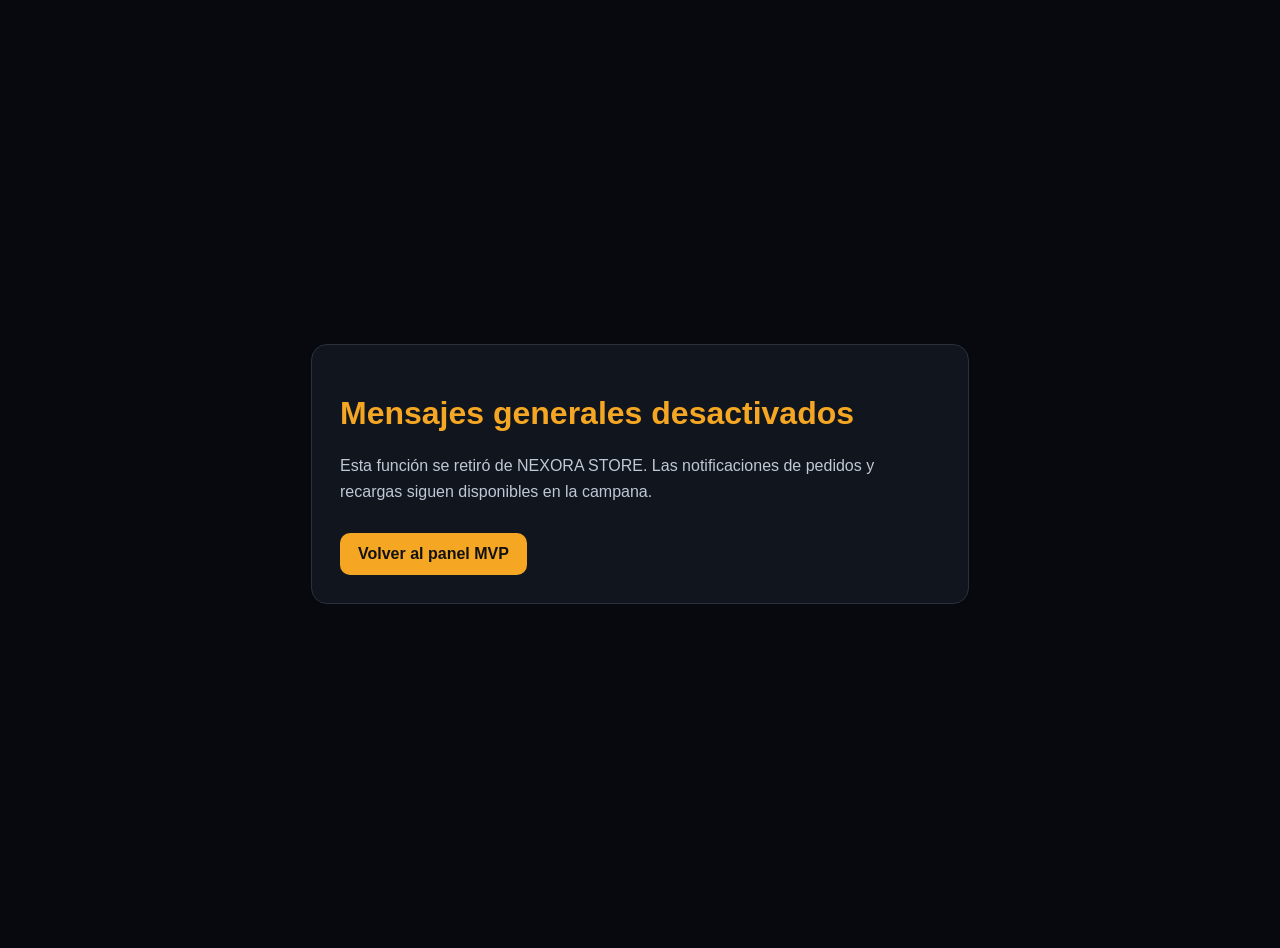
<file: admin-anuncios.html>
<!doctype html>
<html lang="es">
<head>
<meta charset="utf-8"><meta name="viewport" content="width=device-width,initial-scale=1">
<meta name="robots" content="noindex"><title>Función retirada | NEXORA STORE</title>
<style>body{margin:0;background:#07090e;color:#f5f5fa;font:16px Arial,sans-serif;display:grid;place-items:center;min-height:100vh;padding:24px}main{max-width:600px;padding:28px;border:1px solid #29313d;background:#10151e;border-radius:16px}h1{color:#f5a623}p{line-height:1.6;color:#c0c8d5}a{display:inline-block;margin-top:12px;padding:12px 18px;border-radius:10px;background:#f5a623;color:#111;text-decoration:none;font-weight:bold}</style>
</head><body><main><h1>Mensajes generales desactivados</h1><p>Esta función se retiró de NEXORA STORE. Las notificaciones de pedidos y recargas siguen disponibles en la campana.</p><a href="admin.html">Volver al panel MVP</a></main></body></html>
</file>
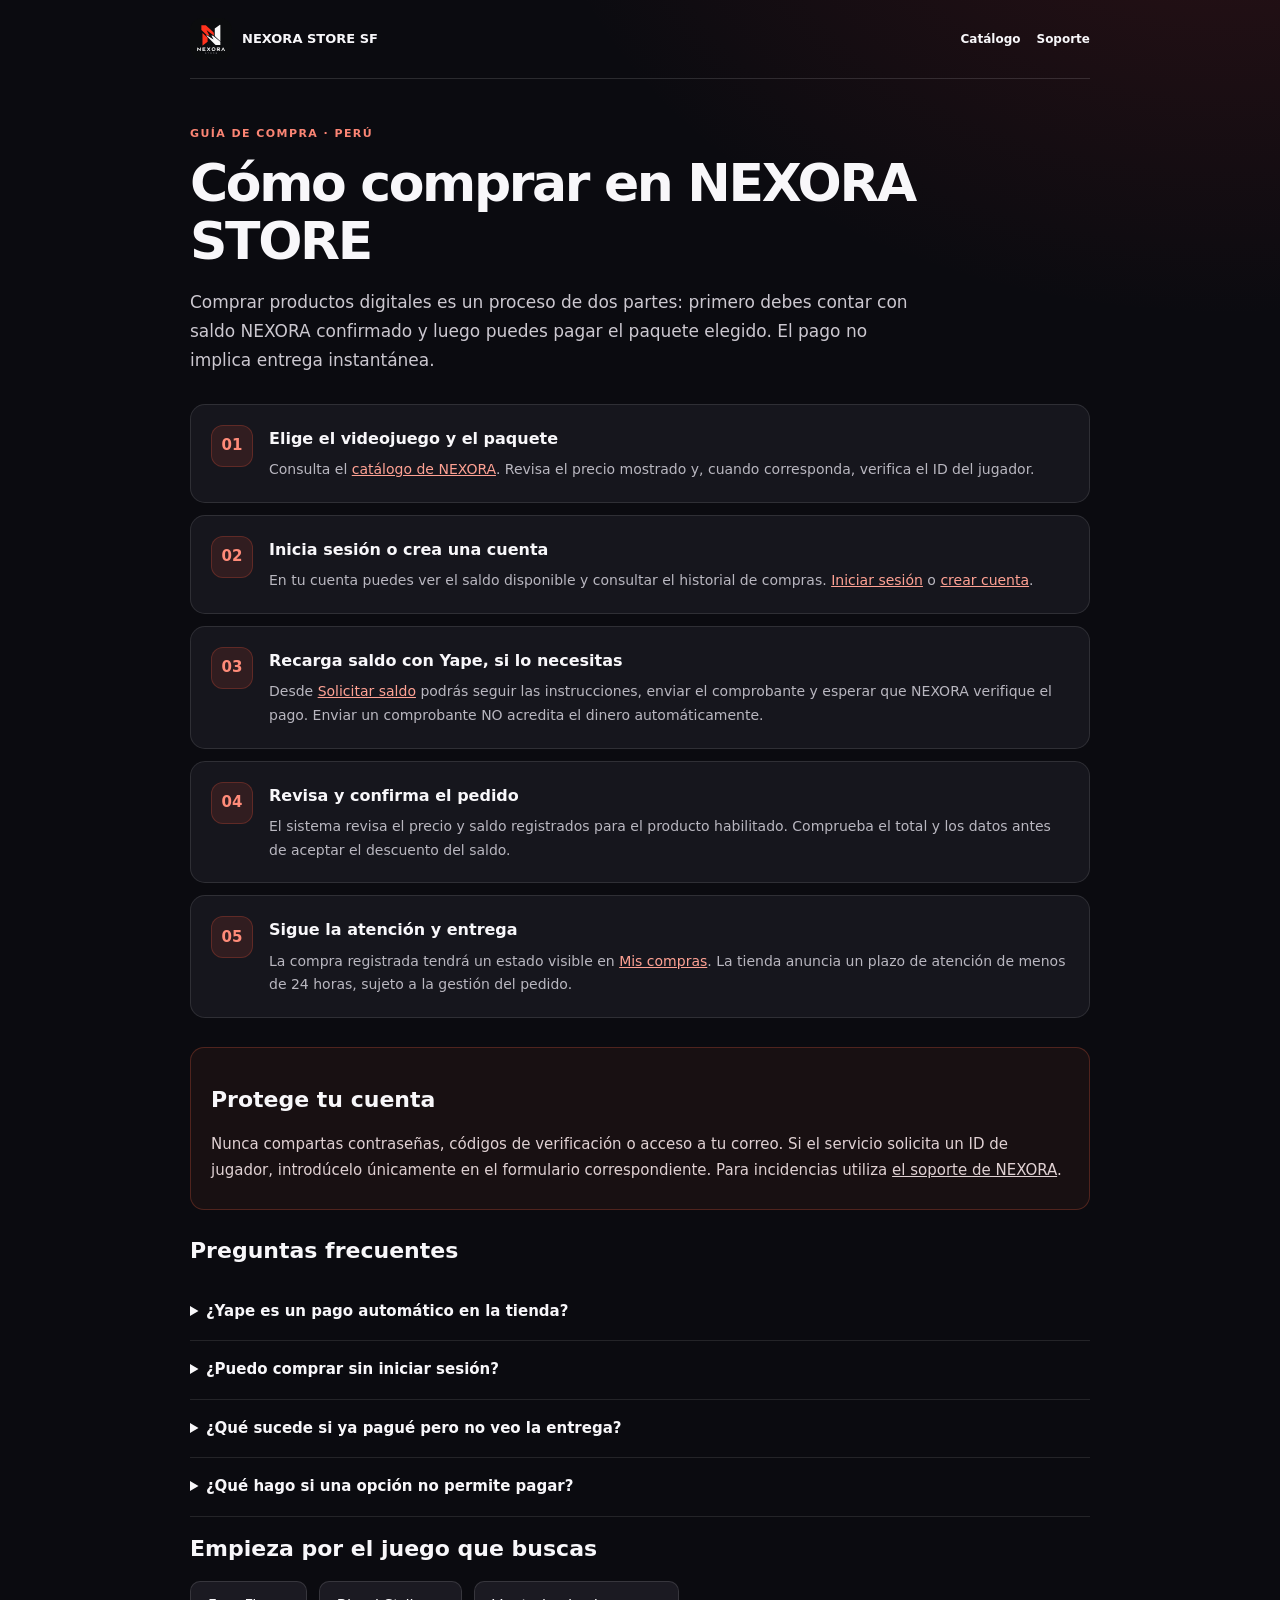
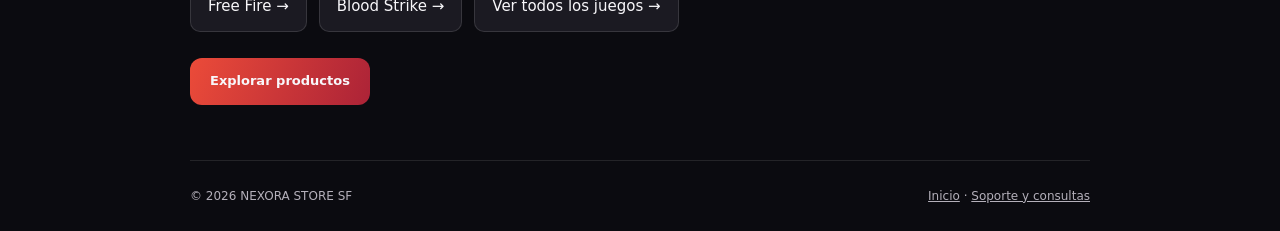
<file: guia-de-compra.html>
<!doctype html>
<html lang="es-PE">
<head>
<meta charset="utf-8"><meta name="viewport" content="width=device-width,initial-scale=1">
<title>Cómo comprar y recargar saldo | NEXORA STORE SF Perú</title>
<meta name="description" content="Aprende a comprar en NEXORA STORE: elegir un juego, recargar saldo por Yape con verificación, confirmar el pago y revisar el estado del pedido.">
<meta name="theme-color" content="#0b0b10"><meta name="robots" content="index,follow">
<link rel="canonical" href="https://nexorastoresf.github.io/guia-de-compra.html">
<meta property="og:locale" content="es_PE"><meta property="og:type" content="article"><meta property="og:site_name" content="NEXORA STORE SF">
<meta property="og:title" content="Cómo comprar en NEXORA STORE SF"><meta property="og:description" content="Guía sencilla para recargar saldo por Yape, pagar y seguir tu compra.">
<meta property="og:url" content="https://nexorastoresf.github.io/guia-de-compra.html"><meta property="og:image" content="https://nexorastoresf.github.io/icon-512.png">
<link rel="icon" href="icon-192.png">
<script type="application/ld+json">
{"@context":"https://schema.org","@type":"HowTo","name":"Cómo comprar con saldo en NEXORA STORE SF","description":"Guía para seleccionar un paquete, acreditar saldo y realizar un pedido de recarga digital.","step":[{"@type":"HowToStep","position":1,"name":"Seleccionar juego y paquete","text":"Selecciona el videojuego y revisa los paquetes habilitados y los datos requeridos."},{"@type":"HowToStep","position":2,"name":"Iniciar sesión","text":"Entra a tu cuenta NEXORA o regístrate para administrar tu saldo y ver tus compras."},{"@type":"HowToStep","position":3,"name":"Solicitar recarga de saldo si la necesitas","text":"Puedes solicitar saldo mediante Yape. Debes esperar que NEXORA verifique el ingreso y apruebe la solicitud."},{"@type":"HowToStep","position":4,"name":"Confirmar compra","text":"Revisa los datos, el importe y el saldo disponible antes de confirmar el descuento."},{"@type":"HowToStep","position":5,"name":"Consultar el pedido","text":"Revisa el estado de tu pedido en Mis compras. El pago y la entrega son etapas distintas."}]}
</script>
<style>
:root{color-scheme:dark}*{box-sizing:border-box}body{margin:0;background:radial-gradient(ellipse 70% 35% at 96% -10%,rgba(202,48,52,.18),transparent 78%),#0b0b10;color:#f8f7fa;font:15px/1.7 system-ui,-apple-system,Segoe UI,sans-serif}a{color:inherit}a:focus-visible{outline:2px solid #ff9778;outline-offset:4px}.wrap{width:min(900px,calc(100% - 32px));margin:auto}.nav{padding:18px 0;border-bottom:1px solid rgba(255,255,255,.13);display:flex;justify-content:space-between;align-items:center;gap:12px}.brand{display:flex;align-items:center;gap:10px;text-decoration:none;font-weight:900;font-size:13px}.brand img{width:42px;height:42px;border-radius:12px}.nav nav{display:flex;gap:16px;font-size:12px;font-weight:700}.nav nav a{text-decoration:none}main{padding:46px 0 0}.kicker{font-size:11px;letter-spacing:.13em;text-transform:uppercase;color:#fb8574;font-weight:900}h1{font-size:clamp(32px,5vw,52px);line-height:1.13;letter-spacing:-.045em;margin:10px 0 16px}h2{font-size:22px;line-height:1.25}h3{margin:0 0 6px;font-size:16px}.lead{max-width:730px;color:#ccc8d0;font-size:17px}.list{display:grid;gap:12px;padding:0;list-style:none;margin:29px 0}.step{display:grid;grid-template-columns:42px 1fr;gap:16px;background:#16161d;border:1px solid rgba(255,255,255,.105);border-radius:15px;padding:20px}.number{display:grid;place-items:center;width:42px;height:42px;background:rgba(244,85,60,.12);border:1px solid rgba(244,85,60,.24);color:#ff8b79;font-weight:900;border-radius:12px}.step p{margin:0;color:#b9b7c0;font-size:14px}.step a{color:#ffa294}.btn{display:inline-block;border-radius:12px;padding:12px 20px;background:linear-gradient(110deg,#eb4b39,#ac2337);text-decoration:none;font-weight:800;font-size:13px;margin-top:11px}.info{padding:20px;background:rgba(243,103,67,.055);border:1px solid rgba(244,99,67,.26);border-radius:14px;margin:27px 0}.info p{margin:6px 0;color:#e0d1d3}.links{display:flex;gap:12px;flex-wrap:wrap}.links a{background:#1b1a22;padding:12px 17px;border-radius:10px;text-decoration:none;border:1px solid rgba(255,255,255,.12)}details{padding:16px 0;border-bottom:1px solid rgba(255,255,255,.1)}summary{font-weight:800;cursor:pointer}details p{color:#b9b7bf}.foot{border-top:1px solid rgba(255,255,255,.1);color:#b4b0ba;font-size:12px;margin-top:55px;padding:25px 0;display:flex;justify-content:space-between;gap:12px;flex-wrap:wrap}@media(max-width:620px){.nav{align-items:flex-start}.nav nav{gap:9px}.step{grid-template-columns:36px 1fr;padding:15px}.number{width:36px;height:36px}main{padding-top:28px}}
</style>
</head>
<body><div class="wrap">
<header class="nav"><a class="brand" href="index.html"><img src="nexora-logo.svg" alt="">NEXORA STORE SF</a><nav aria-label="Navegación"><a href="index.html#catalogo">Catálogo</a><a href="soporte.html">Soporte</a></nav></header>
<main>
<div class="kicker">Guía de compra · Perú</div><h1>Cómo comprar en NEXORA STORE</h1>
<p class="lead">Comprar productos digitales es un proceso de dos partes: primero debes contar con saldo NEXORA confirmado y luego puedes pagar el paquete elegido. El pago no implica entrega instantánea.</p>
<ol class="list">
<li class="step"><span class="number">01</span><div><h3>Elige el videojuego y el paquete</h3><p>Consulta el <a href="index.html#catalogo">catálogo de NEXORA</a>. Revisa el precio mostrado y, cuando corresponda, verifica el ID del jugador.</p></div></li>
<li class="step"><span class="number">02</span><div><h3>Inicia sesión o crea una cuenta</h3><p>En tu cuenta puedes ver el saldo disponible y consultar el historial de compras. <a href="login.html">Iniciar sesión</a> o <a href="register.html">crear cuenta</a>.</p></div></li>
<li class="step"><span class="number">03</span><div><h3>Recarga saldo con Yape, si lo necesitas</h3><p>Desde <a href="recargar-saldo.html">Solicitar saldo</a> podrás seguir las instrucciones, enviar el comprobante y esperar que NEXORA verifique el pago. Enviar un comprobante NO acredita el dinero automáticamente.</p></div></li>
<li class="step"><span class="number">04</span><div><h3>Revisa y confirma el pedido</h3><p>El sistema revisa el precio y saldo registrados para el producto habilitado. Comprueba el total y los datos antes de aceptar el descuento del saldo.</p></div></li>
<li class="step"><span class="number">05</span><div><h3>Sigue la atención y entrega</h3><p>La compra registrada tendrá un estado visible en <a href="compras.html">Mis compras</a>. La tienda anuncia un plazo de atención de menos de 24 horas, sujeto a la gestión del pedido.</p></div></li>
</ol>
<div class="info"><h2>Protege tu cuenta</h2><p>Nunca compartas contraseñas, códigos de verificación o acceso a tu correo. Si el servicio solicita un ID de jugador, introdúcelo únicamente en el formulario correspondiente. Para incidencias utiliza <a href="soporte.html">el soporte de NEXORA</a>.</p></div>
<h2>Preguntas frecuentes</h2>
<details><summary>¿Yape es un pago automático en la tienda?</summary><p>No. El pago por Yape se utiliza para solicitar la recarga de saldo. NEXORA debe verificar el dinero recibido y aprobarla. El saldo aprobado se usa en la compra posterior.</p></details>
<details><summary>¿Puedo comprar sin iniciar sesión?</summary><p>Puedes consultar el catálogo sin entrar, pero para pagar con saldo debes tener una cuenta iniciada.</p></details>
<details><summary>¿Qué sucede si ya pagué pero no veo la entrega?</summary><p>Consulta primero <a href="compras.html">Mis compras</a> para revisar el estado. No repitas el pago si tienes dudas sobre su confirmación; consulta con soporte usando el número de pedido.</p></details>
<details><summary>¿Qué hago si una opción no permite pagar?</summary><p>Puede faltar la habilitación del producto en el catálogo de pagos o saldo suficiente. No envíes dinero a cuentas que no hayas verificado mediante el flujo oficial de NEXORA.</p></details>
<h2>Empieza por el juego que buscas</h2>
<div class="links"><a href="recargas-free-fire.html">Free Fire →</a><a href="recargas-blood-strike.html">Blood Strike →</a><a href="index.html#catalogo">Ver todos los juegos →</a></div>
<p><a class="btn" href="index.html#catalogo">Explorar productos</a></p>
</main>
<footer class="foot"><span>© 2026 NEXORA STORE SF</span><span><a href="index.html">Inicio</a> · <a href="soporte.html">Soporte y consultas</a></span></footer>
</div></body></html>
</file>
